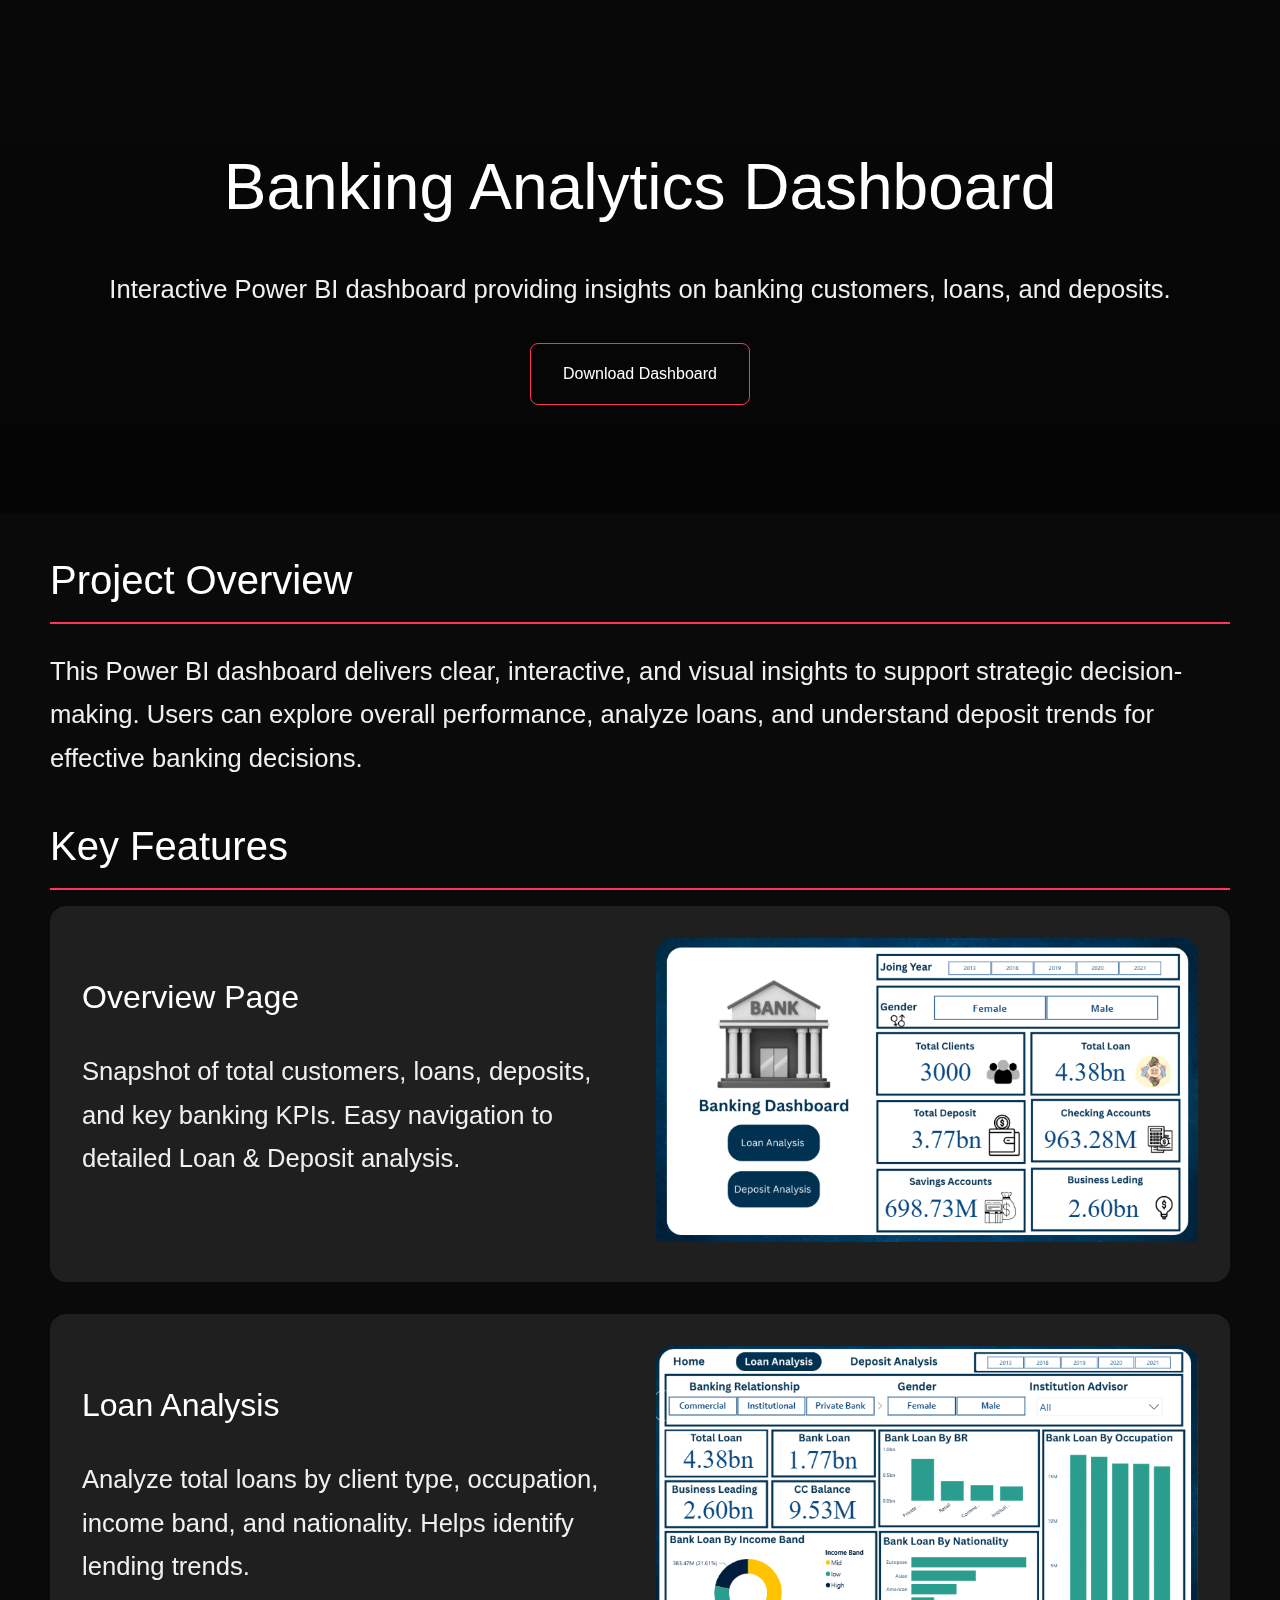
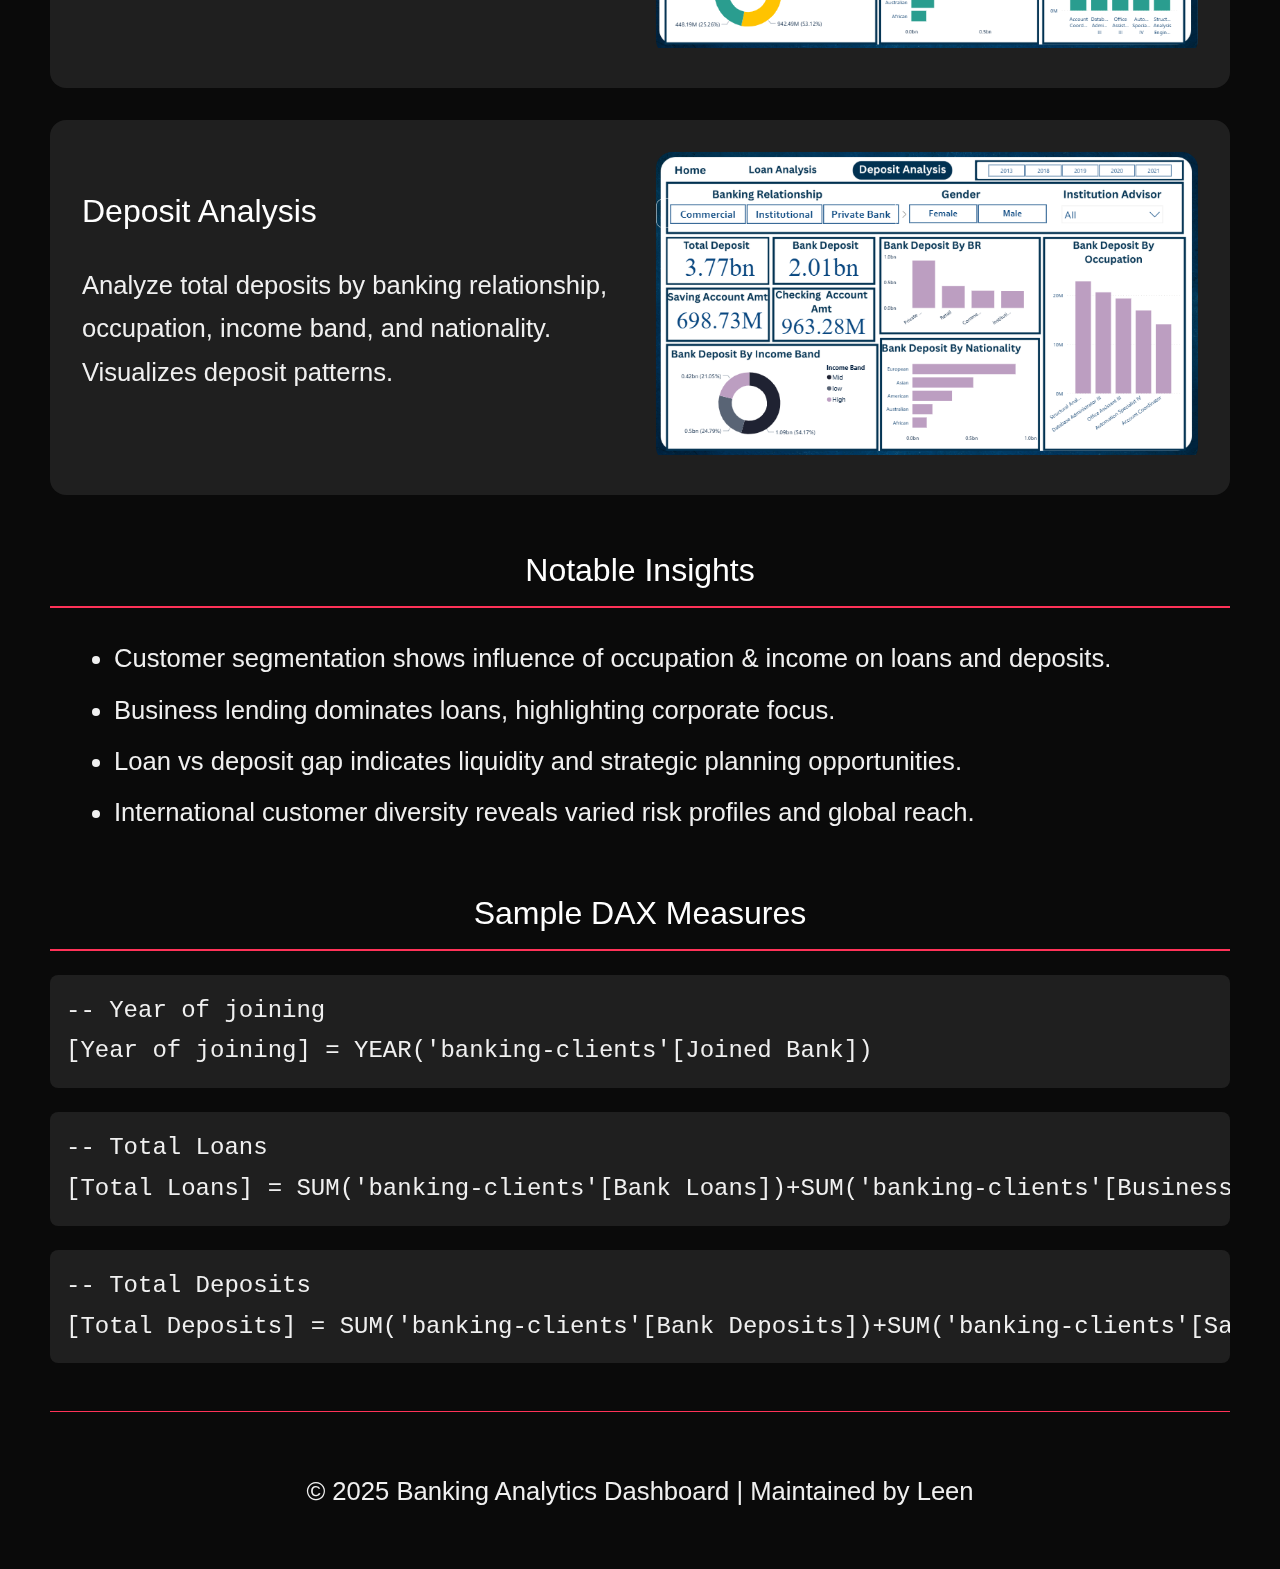
<file: Bank_Analytics_Project.html>
<!DOCTYPE html>
<html lang="en">

<head>
  <meta charset="UTF-8">
  <meta name="viewport" content="width=device-width, initial-scale=1.0">
  <title>Banking Analytics Dashboard | Project</title>
  <link rel="stylesheet" href="Bank_Analytics_Project.css">
</head>

<body>
  <!-- ***** Header ***** -->
  <header class="page-header">
    <div class="row">
      <h1>Banking Analytics Dashboard</h1>
      <p>Interactive Power BI dashboard providing insights on banking customers, loans, and deposits.</p>
      <div class="header-buttons">
        <a href="assets/downloads/Banking_Dashboard _(2025).pbix" class="btn" download>Download Dashboard</a>
      </div>
    </div>
  </header>

  <!-- ***** Project Overview ***** -->
  <main class="row">
    <section class="project-overview">
      <h2>Project Overview</h2>
      <p>
        This Power BI dashboard delivers clear, interactive, and visual insights to support strategic decision-making.
        Users can explore overall performance, analyze loans, and understand deposit trends for effective banking decisions.
      </p>
    </section>

    <!-- ***** Key Features ***** -->
    <section class="key-features">
      <h2>Key Features</h2>

      <div class="feature-box">
        <div class="feature-text">
          <h3>Overview Page</h3>
          <p>Snapshot of total customers, loans, deposits, and key banking KPIs. Easy navigation to detailed Loan & Deposit analysis.</p>
        </div>
        <div class="project-image-box">
          <img src="images/Banking_Dashboard.png" alt="Dashboard Overview">
        </div>
      </div>

      <div class="feature-box">
        <div class="feature-text">
          <h3>Loan Analysis</h3>
          <p>Analyze total loans by client type, occupation, income band, and nationality. Helps identify lending trends.</p>
        </div>
        <div class="project-image-box">
          <img src="images/Loan_analysis.png" alt="Loan Analysis">
        </div>
      </div>

      <div class="feature-box">
        <div class="feature-text">
          <h3>Deposit Analysis</h3>
          <p>Analyze total deposits by banking relationship, occupation, income band, and nationality. Visualizes deposit patterns.</p>
        </div>
        <div class="project-image-box">
          <img src="images/Deposit_analysis.png" alt="Deposit Analysis">
        </div>
      </div>

    </section>

<!-- ***** Notable Insights ***** -->
<section class="insights">
  <h2>Notable Insights</h2>
  <ul>
    <li>Customer segmentation shows influence of occupation & income on loans and deposits.</li>
    <li>Business lending dominates loans, highlighting corporate focus.</li>
    <li>Loan vs deposit gap indicates liquidity and strategic planning opportunities.</li>
    <li>International customer diversity reveals varied risk profiles and global reach.</li>
  </ul>
</section>

<!-- ***** Sample DAX Measures ***** -->
<section class="dax-measures">
  <h2>Sample DAX Measures</h2>
  <pre><code>-- Year of joining
[Year of joining] = YEAR('banking-clients'[Joined Bank])</code></pre>
  <pre><code>-- Total Loans
[Total Loans] = SUM('banking-clients'[Bank Loans])+SUM('banking-clients'[Business Lending])+SUM('banking-clients'[Credit Card Balance])</code></pre>
  <pre><code>-- Total Deposits
[Total Deposits] = SUM('banking-clients'[Bank Deposits])+SUM('banking-clients'[Saving Accounts])+SUM('banking-clients'[Checking Accounts])+SUM('banking-clients'[Foreign Currency Account])</code></pre>
</section>

<!-- ***** Footer ***** -->
<footer class="site-footer">
  <p>© 2025 Banking Analytics Dashboard | Maintained by Leen</p>
</footer>

</body>

</html>
</file>
<file: Bank_Analytics_Project.css>
/* ===== Global ===== */
body {
    font-family: 'Jost', sans-serif;
    background: #0a0a0a;
    color: #f0f0f0;
    line-height: 1.7;
    margin: 0;
    padding: 0;
}

.row {
    max-width: 1180px;
    margin: 0 auto;
    padding: 0 2rem;
}

h1, h2, h3 {
    font-weight: 400;
    color: #fff;
    margin-bottom: 1rem;
}

h1 { font-size: 4rem; text-align: center; margin-top: 2rem; }
h2 { font-size: 2.5rem; border-bottom: 2px solid #ff3258; padding-bottom: 0.5rem; margin-top: 2rem; }
h3 { font-size: 2rem; margin-bottom: 0.5rem; }

p { font-size: 1.6rem; margin-bottom: 1.5rem; }
ul { margin-left: 2rem; margin-bottom: 2rem; }

/* ===== Header ===== */
.page-header {
    background: linear-gradient(rgba(0,0,0,0.2), rgba(0,0,0,0.5)), url('images/analyst.png') center/cover no-repeat;
    height: 50vh;
    display: flex;
    flex-direction: column;
    align-items: center;
    justify-content: center;
    text-align: center;
    padding: 2rem;
}

.header-buttons {
    margin-top: 1rem;
}

.btn {
    display: inline-block;
    padding: 1rem 2rem;
    margin: 0.5rem;
    border: 1px solid #ff3258;
    border-radius: 0.5rem;
    color: #fff;
    text-decoration: none;
    transition: 0.2s;
}

.btn:hover {
    background: #ff3258;
    color: #0a0a0a;
}

/* ===== Feature Boxes ===== */
.feature-box {
    display: flex;
    align-items: flex-start;
    justify-content: space-between;
    background: #1f1f1f;
    padding: 2rem;
    border-radius: 1rem;
    margin-bottom: 2rem;
    gap: 2rem;
    overflow: hidden;
    transition: transform 0.3s, box-shadow 0.3s;
}

.feature-box:hover { transform: translateY(-0.8rem); box-shadow: 0 1rem 2rem rgba(0,0,0,0.5); }

.feature-text { flex: 1; }

.project-image-box {
    flex: 1;
    position: relative;
    overflow: hidden;
    border-radius: 1rem;
}

.project-image-box img {
    width: 100%;
    height: auto;
    transition: transform 0.5s ease, filter 0.5s ease;
}

.feature-box:hover img { transform: scale(1.05); filter: brightness(0.7); }

.project-image-box::after {
    
    position: absolute;
    font-size: 3rem;
    top: 50%;
    left: 50%;
    transform: translate(-50%, -50%) scale(0);
    color: #ff3258;
    transition: all 0.3s ease;
}

.feature-box:hover .project-image-box::after { transform: translate(-50%, -50%) scale(1); }

/* ===== Responsive ===== */
@media(max-width: 900px) {
    h1 { font-size: 3rem; }
    h2 { font-size: 2rem; }
    h3 { font-size: 1.8rem; }
    p { font-size: 1.4rem; }
    .feature-box { flex-direction: column; gap: 1.5rem; }
}
/* ===== Notable Insights & DAX ===== */
.insights, .dax-measures {
    margin-top: 3rem;
}

.insights h2, .dax-measures h2 {
    font-size: 2rem;  /* أصغر من العنوان الرئيسي لكن واضح */
    margin-bottom: 1rem;
    text-align: center;
}

.insights ul {
    font-size: 1.6rem; /* حجم نص مناسب */
    line-height: 2;
    list-style-type: disc;
    padding-left: 2rem;
}

.dax-measures pre {
    background: #1f1f1f;
    padding: 1rem;
    border-radius: 0.5rem;
    overflow-x: auto;
    font-size: 1.5rem;
}

/* ===== Footer ===== */
.site-footer {
    text-align: center;
    font-size: 1.6rem; /* أصغر من العناوين لكن مقروء */
    margin-top: 3rem;
    padding: 2rem 0;
    border-top: 1px solid #ff3258;
    color: #f0f0f0;
}
</file>
